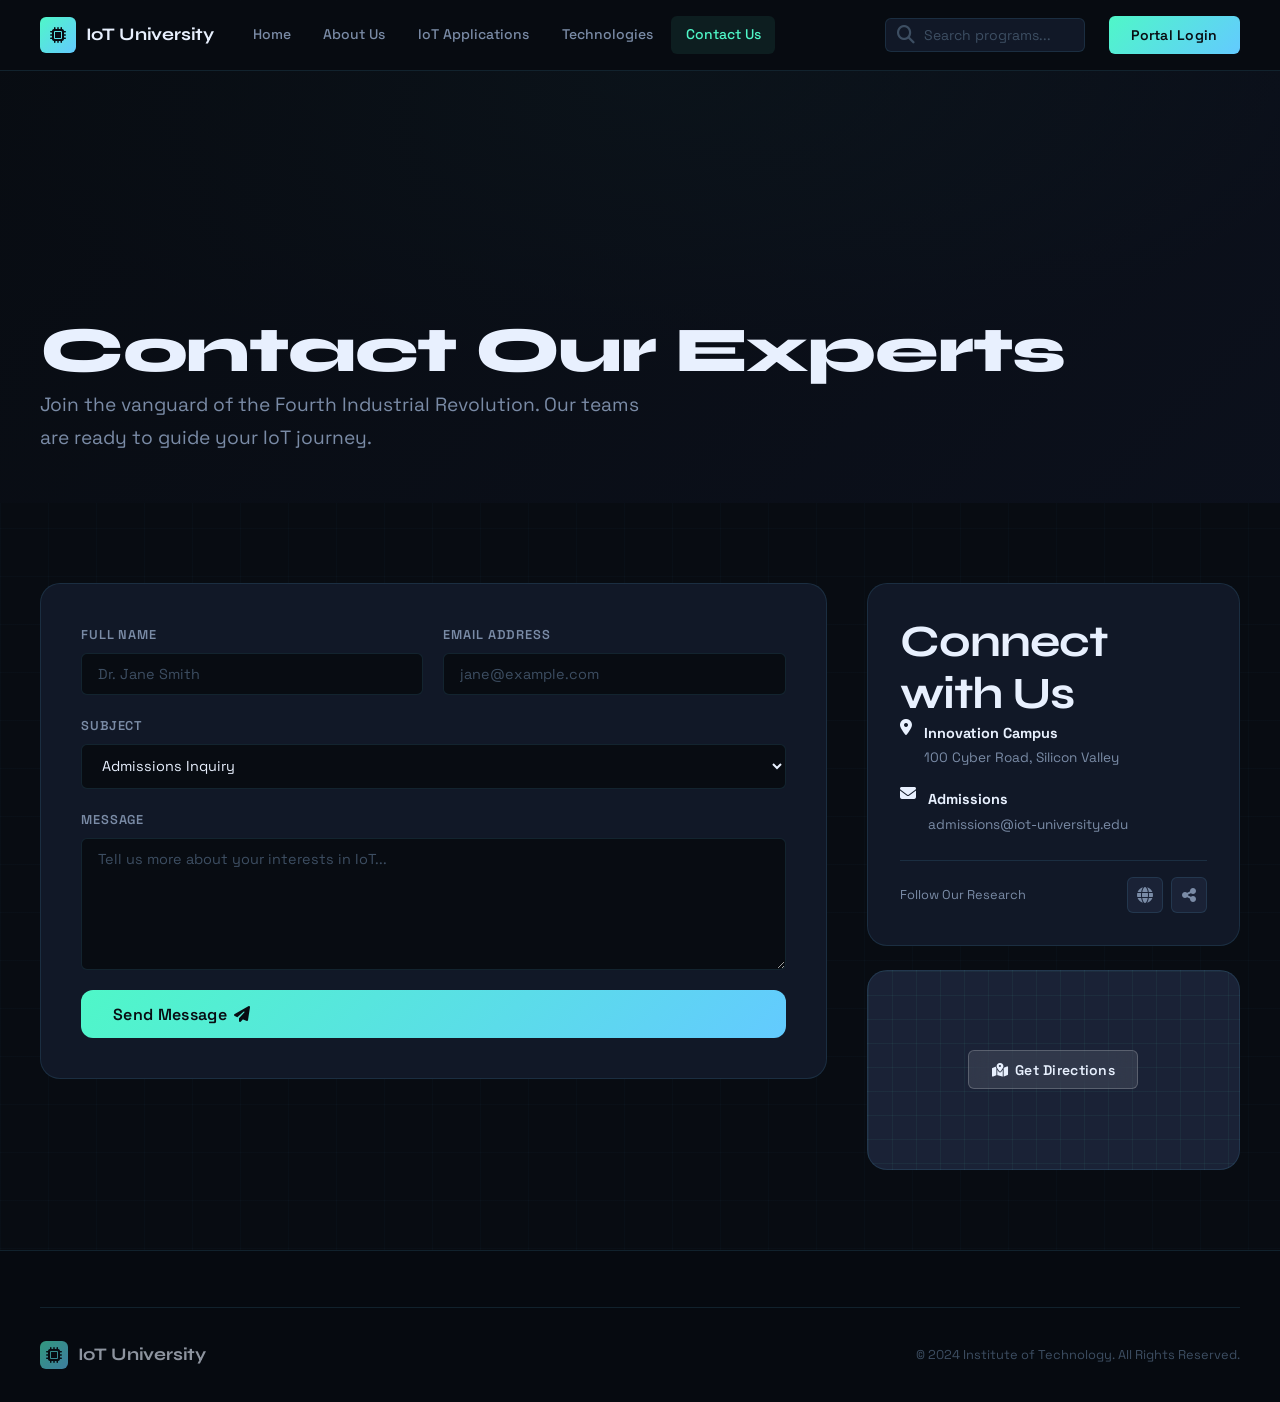
<file: contact.html>
<!DOCTYPE html>
<html lang="en">
<head>
    <meta charset="utf-8"/>
    <meta content="width=device-width, initial-scale=1.0" name="viewport"/>
    <title>IoT University | Contact Our Experts</title>
    <link href="https://fonts.googleapis.com/css2?family=Space+Grotesk:wght@300;400;500;600;700&display=swap" rel="stylesheet"/>
    <link rel="stylesheet" href="https://cdnjs.cloudflare.com/ajax/libs/font-awesome/6.5.2/css/all.min.css">
    <link rel="stylesheet" href="style.css">
</head>
<body class="fade-in">

    <header class="navbar">
        <div class="container nav-wrapper">
            <div class="nav-left">
                <div class="logo-group">
                    <div class="logo-icon">
                        <i class="fa-solid fa-microchip" aria-hidden="true"></i>
                    </div>
                    <h2 class="logo-text">IoT University</h2>
                </div>
                <nav class="nav-links">
                    <a href="index.html">Home</a>
                    <a href="about.html">About Us</a>
                    <a href="applications.html">IoT Applications</a>
                    <a href="technologies.html">Technologies</a>
                    <a href="contact.html" class="active">Contact Us</a>
                </nav>
            </div>
            <div class="nav-right">
                <div class="search-container">
                    <i class="fa-solid fa-magnifying-glass search-icon" aria-hidden="true"></i>
                    <input class="search-input" placeholder="Search programs..." type="text"/>
                </div>
                <button class="btn btn-primary" onclick="location.href='login.html'">Portal Login</button>
            </div>
        </div>
    </header>

    <main>
        <section class="contact-hero">
            <div class="hero-overlay"></div>
            <div class="container hero-content-bottom slide-up">
                <h1>Contact Our Experts</h1>
                <p class="description-large">Join the vanguard of the Fourth Industrial Revolution. Our teams are ready to guide your IoT journey.</p>
            </div>
        </section>

        <div class="container py-8">
            <div class="grid-3-col">
                <div class="col-span-2">
                    <div class="form-card">
                        <form id="contactForm" class="contact-form">
                            <div class="form-row">
                                <div class="form-group">
                                    <label for="full-name">Full Name</label>
                                    <input id="full-name" type="text" placeholder="Dr. Jane Smith" required>
                                </div>
                                <div class="form-group">
                                    <label for="email-address">Email Address</label>
                                    <input id="email-address" type="email" placeholder="jane@example.com" required>
                                </div>
                            </div>

                            <div class="form-group">
                                <label for="subject">Subject</label>
                                <select id="subject">
                                    <option>Admissions Inquiry</option>
                                    <option>Research Collaboration</option>
                                    <option>Technical Support</option>
                                    <option>General Information</option>
                                </select>
                            </div>

                            <div class="form-group">
                                <label for="message">Message</label>
                                <textarea id="message" placeholder="Tell us more about your interests in IoT..." rows="6" required></textarea>
                            </div>

                            <button type="submit" class="btn btn-primary btn-large">
                                Send Message <i class="fa-solid fa-paper-plane" aria-hidden="true"></i>
                            </button>
                        </form>
                    </div>
                </div>

                <div class="sidebar-info">
                    <div class="info-card-accent">
                        <h2>Connect with Us</h2>
                        <div class="contact-methods">
                            <div class="method-item">
                                <i class="fa-solid fa-location-dot" aria-hidden="true"></i>
                                <div>
                                    <strong>Innovation Campus</strong>
                                    <p>100 Cyber Road, Silicon Valley</p>
                                </div>
                            </div>
                            <div class="method-item">
                                <i class="fa-solid fa-envelope" aria-hidden="true"></i>
                                <div>
                                    <strong>Admissions</strong>
                                    <p>admissions@iot-university.edu</p>
                                </div>
                            </div>
                        </div>

                        <div class="social-links-row">
                            <p>Follow Our Research</p>
                            <div class="social-icons">
                                <a href="#" class="social-btn" aria-label="Visit website"><i class="fa-solid fa-globe" aria-hidden="true"></i></a>
                                <a href="#" class="social-btn" aria-label="Share"><i class="fa-solid fa-share-nodes" aria-hidden="true"></i></a>
                            </div>
                        </div>
                    </div>

                    <div class="map-placeholder">
                        <div class="map-overlay">
                            <button class="btn btn-white" type="button">
                                <i class="fa-solid fa-map-location-dot" aria-hidden="true"></i>
                                Get Directions
                            </button>
                        </div>
                    </div>
                </div>
            </div>
        </div>
    </main>

    <footer class="footer">
        <div class="container footer-bottom">
            <div class="logo-group opacity-60">
                <div class="logo-icon small">
                    <i class="fa-solid fa-microchip" aria-hidden="true"></i>
                </div>
                <span class="logo-text">IoT University</span>
            </div>
            <p>&copy; 2024 Institute of Technology. All Rights Reserved.</p>
        </div>
    </footer>

</body>
</html>
</file>
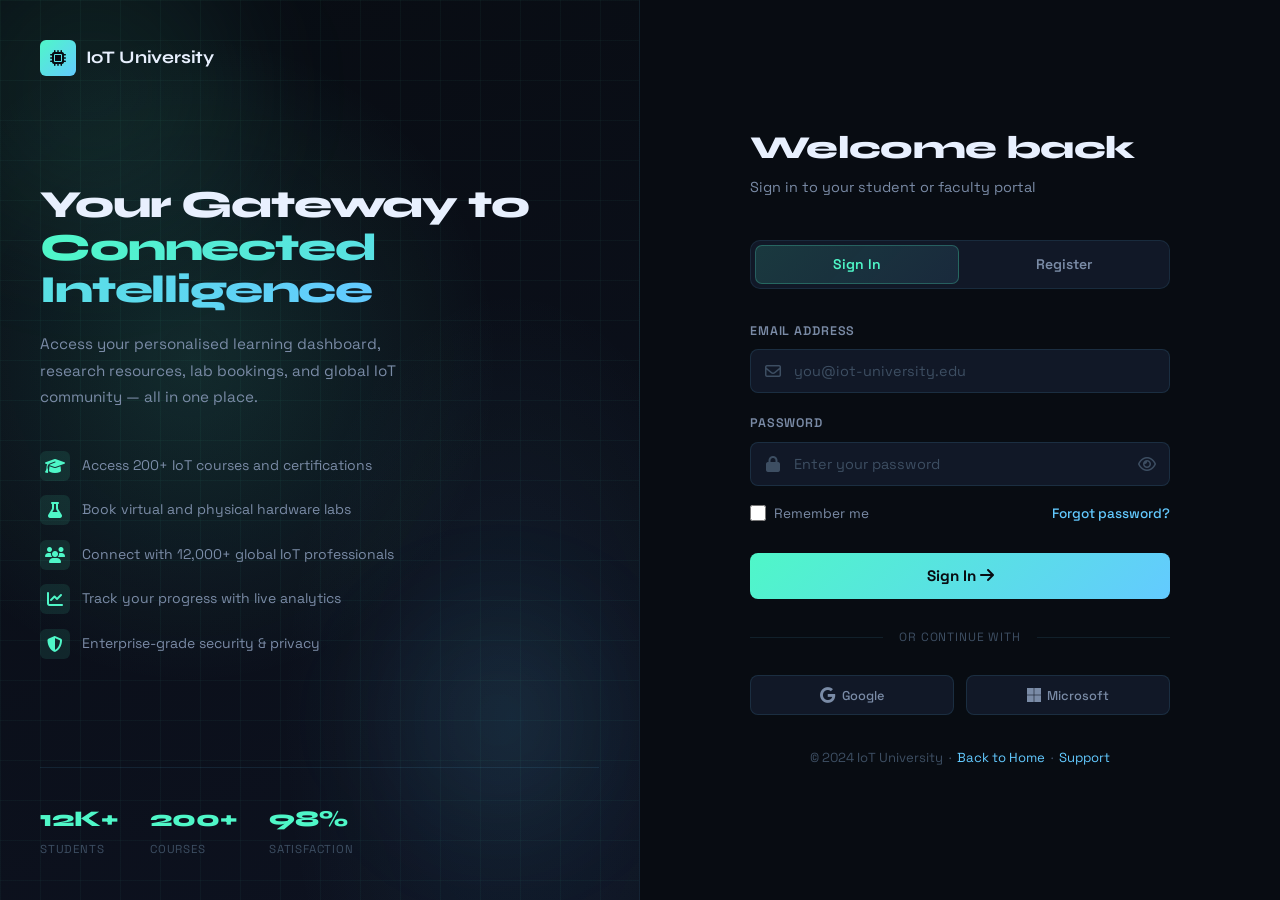
<file: login.html>
<!DOCTYPE html>
<html lang="en">
<head>
    <meta charset="utf-8"/>
    <meta content="width=device-width, initial-scale=1.0" name="viewport"/>
    <title>IoT University | Portal Login</title>

    <link href="https://fonts.googleapis.com/css2?family=Syne:wght@400;600;700;800&family=Space+Grotesk:wght@300;400;500;600;700&display=swap" rel="stylesheet"/>
    <link rel="stylesheet" href="https://cdnjs.cloudflare.com/ajax/libs/font-awesome/6.5.2/css/all.min.css">
    <link rel="stylesheet" href="style.css">

    <style>
        .login-page {
            min-height: 100vh;
            display: grid;
            grid-template-columns: 1fr 1fr;
        }

        .login-panel-left {
            background:
                radial-gradient(ellipse 80% 60% at 30% 40%, rgba(79,247,200,0.12) 0%, transparent 60%),
                radial-gradient(ellipse 60% 80% at 80% 80%, rgba(99,202,255,0.08) 0%, transparent 60%),
                linear-gradient(160deg, #080c12 0%, #0d1220 100%);
            border-right: 1px solid rgba(99,202,255,0.1);
            display: flex;
            flex-direction: column;
            justify-content: space-between;
            padding: 2.5rem;
            position: relative;
            overflow: hidden;
        }

        .login-panel-left::before {
            content: '';
            position: absolute;
            inset: 0;
            background-image:
                linear-gradient(rgba(79,247,200,0.04) 1px, transparent 1px),
                linear-gradient(90deg, rgba(79,247,200,0.04) 1px, transparent 1px);
            background-size: 40px 40px;
            animation: gridPulse 6s ease-in-out infinite;
        }

        @keyframes gridPulse {
            0%, 100% { opacity: 0.5; }
            50% { opacity: 1; }
        }

        .orb {
            position: absolute;
            border-radius: 50%;
            pointer-events: none;
            filter: blur(60px);
        }

        .orb-1 {
            width: 300px;
            height: 300px;
            background: rgba(79,247,200,0.08);
            top: -60px;
            left: -60px;
            animation: orbFloat 8s ease-in-out infinite;
        }

        .orb-2 {
            width: 200px;
            height: 200px;
            background: rgba(99,202,255,0.07);
            bottom: 80px;
            right: 40px;
            animation: orbFloat 10s ease-in-out infinite reverse;
        }

        @keyframes orbFloat {
            0%, 100% { transform: translate(0,0) scale(1); }
            33% { transform: translate(20px,-20px) scale(1.05); }
            66% { transform: translate(-10px,15px) scale(0.97); }
        }

        .panel-logo {
            position: relative;
            z-index: 2;
        }

        .panel-illustration {
            position: relative;
            z-index: 2;
            flex: 1;
            display: flex;
            flex-direction: column;
            justify-content: center;
            padding: 2rem 0;
        }

        .panel-tagline {
            font-family: 'Syne', sans-serif;
            font-size: clamp(1.8rem, 3vw, 3rem);
            font-weight: 800;
            color: #e8f0fe;
            line-height: 1.1;
            letter-spacing: -0.03em;
            margin-bottom: 1.25rem;
        }

        .panel-tagline span {
            background: linear-gradient(90deg, #4ff7c8, #63caff);
            -webkit-background-clip: text;
            -webkit-text-fill-color: transparent;
            background-clip: text;
        }

        .panel-desc {
            color: #7a8ba6;
            font-size: 0.95rem;
            max-width: 380px;
            line-height: 1.75;
            margin-bottom: 2.5rem;
        }

        .panel-features {
            list-style: none;
            padding: 0;
            display: flex;
            flex-direction: column;
            gap: 0.9rem;
        }

        .panel-features li {
            display: flex;
            align-items: center;
            gap: 0.75rem;
            color: #7a8ba6;
            font-size: 0.875rem;
        }

        .panel-features li i {
            color: #4ff7c8;
            font-size: 16px;
            background: rgba(79,247,200,0.1);
            padding: 7px;
            border-radius: 6px;
            flex-shrink: 0;
            width: 30px;
            height: 30px;
            display: inline-flex;
            align-items: center;
            justify-content: center;
        }

        .panel-stats {
            position: relative;
            z-index: 2;
            display: flex;
            gap: 2rem;
            padding-top: 2rem;
            border-top: 1px solid rgba(99,202,255,0.1);
        }

        .panel-stat-item {
            display: flex;
            flex-direction: column;
            gap: 0.15rem;
        }

        .panel-stat-num {
            font-family: 'Syne', sans-serif;
            font-size: 1.4rem;
            font-weight: 800;
            color: #4ff7c8;
        }

        .panel-stat-label {
            font-size: 0.72rem;
            color: #3d4e62;
            text-transform: uppercase;
            letter-spacing: 0.07em;
        }

        .login-panel-right {
            background: #080c12;
            display: flex;
            flex-direction: column;
            align-items: center;
            justify-content: center;
            padding: 3rem 2rem;
            position: relative;
        }

        .login-box {
            width: 100%;
            max-width: 420px;
            animation: formEntrance 0.7s cubic-bezier(0.22,1,0.36,1) both;
            animation-delay: 0.15s;
        }

        @keyframes formEntrance {
            from { opacity: 0; transform: translateY(28px); }
            to { opacity: 1; transform: translateY(0); }
        }

        .login-header {
            margin-bottom: 2.5rem;
        }

        .login-header h1 {
            font-family: 'Syne', sans-serif;
            font-size: 2rem;
            font-weight: 800;
            color: #e8f0fe;
            margin-bottom: 0.5rem;
            letter-spacing: -0.02em;
        }

        .login-header p {
            color: #7a8ba6;
            font-size: 0.9rem;
        }

        .auth-tabs {
            display: flex;
            background: #111827;
            border: 1px solid rgba(99,202,255,0.1);
            border-radius: 10px;
            padding: 4px;
            margin-bottom: 2rem;
            gap: 4px;
        }

        .auth-tab {
            flex: 1;
            padding: 0.6rem;
            text-align: center;
            background: none;
            border: none;
            border-radius: 7px;
            font-family: 'Space Grotesk', sans-serif;
            font-size: 0.875rem;
            font-weight: 600;
            color: #7a8ba6;
            cursor: pointer;
            transition: all 0.25s ease;
        }

        .auth-tab.active {
            background: linear-gradient(135deg, rgba(79,247,200,0.15), rgba(99,202,255,0.1));
            color: #4ff7c8;
            border: 1px solid rgba(79,247,200,0.25);
        }

        .login-form {
            display: flex;
            flex-direction: column;
            gap: 1.25rem;
        }

        .input-group {
            display: flex;
            flex-direction: column;
            gap: 0.45rem;
            position: relative;
        }

        .input-group label {
            font-size: 0.78rem;
            font-weight: 600;
            color: #7a8ba6;
            text-transform: uppercase;
            letter-spacing: 0.07em;
        }

        .input-wrapper {
            position: relative;
            display: flex;
            align-items: center;
        }

        .input-icon {
            position: absolute;
            left: 0.9rem;
            color: #3d4e62;
            font-size: 16px;
            pointer-events: none;
            transition: color 0.25s ease;
            width: 18px;
            text-align: center;
        }

        .input-wrapper input {
            width: 100%;
            background: #111827;
            border: 1px solid rgba(99,202,255,0.12);
            border-radius: 8px;
            padding: 0.75rem 1rem 0.75rem 2.7rem;
            color: #e8f0fe;
            font-family: 'Space Grotesk', sans-serif;
            font-size: 0.9rem;
            outline: none;
            transition: border-color 0.25s ease, box-shadow 0.25s ease;
        }

        .input-wrapper input:focus {
            border-color: #4ff7c8;
            box-shadow: 0 0 0 3px rgba(79,247,200,0.1);
        }

        .input-wrapper:focus-within .input-icon {
            color: #4ff7c8;
        }

        .input-wrapper input::placeholder {
            color: #3d4e62;
        }

        .pw-toggle {
            position: absolute;
            right: 0.9rem;
            background: none;
            border: none;
            color: #3d4e62;
            cursor: pointer;
            padding: 0;
            display: flex;
            align-items: center;
            transition: color 0.2s;
        }

        .pw-toggle:hover {
            color: #4ff7c8;
        }

        .pw-toggle i {
            font-size: 16px;
        }

        .input-wrapper.valid input {
            border-color: rgba(79,247,200,0.5);
        }

        .input-wrapper.invalid input {
            border-color: rgba(255,80,80,0.6);
        }

        .field-error {
            font-size: 0.75rem;
            color: #ff6b6b;
            display: none;
            margin-top: 0.2rem;
        }

        .input-group.has-error .field-error {
            display: block;
        }

        .form-options {
            display: flex;
            align-items: center;
            justify-content: space-between;
            margin-top: -0.25rem;
        }

        .remember-me {
            display: flex;
            align-items: center;
            gap: 0.5rem;
            cursor: pointer;
            font-size: 0.85rem;
            color: #7a8ba6;
        }

        .remember-me input[type="checkbox"] {
            width: 16px;
            height: 16px;
            accent-color: #4ff7c8;
            cursor: pointer;
        }

        .forgot-link {
            font-size: 0.85rem;
            color: #63caff;
            font-weight: 500;
        }

        .forgot-link:hover {
            color: #4ff7c8;
        }

        .login-btn {
            width: 100%;
            padding: 0.85rem;
            background: linear-gradient(135deg, #4ff7c8 0%, #63caff 100%);
            color: #080c12;
            font-family: 'Space Grotesk', sans-serif;
            font-size: 0.95rem;
            font-weight: 700;
            border: none;
            border-radius: 8px;
            cursor: pointer;
            transition: all 0.25s ease;
            display: flex;
            align-items: center;
            justify-content: center;
            gap: 0.5rem;
            margin-top: 0.5rem;
            position: relative;
            overflow: hidden;
        }

        .login-btn:hover {
            transform: translateY(-2px);
            box-shadow: 0 8px 28px rgba(79,247,200,0.35);
        }

        .login-btn:active {
            transform: translateY(0);
        }

        .login-btn::after {
            content: '';
            position: absolute;
            top: 0;
            left: -100%;
            width: 100%;
            height: 100%;
            background: linear-gradient(90deg, transparent, rgba(255,255,255,0.25), transparent);
            transition: left 0.5s ease;
        }

        .login-btn:hover::after {
            left: 100%;
        }

        .btn-spinner {
            display: none;
            width: 18px;
            height: 18px;
            border: 2px solid rgba(8,12,18,0.3);
            border-top-color: #080c12;
            border-radius: 50%;
            animation: spin 0.7s linear infinite;
            flex-shrink: 0;
        }

        .login-btn.loading .btn-text {
            display: none;
        }

        .login-btn.loading .btn-spinner {
            display: inline-block;
        }

        @keyframes spin {
            to { transform: rotate(360deg); }
        }

        .divider {
            display: flex;
            align-items: center;
            gap: 1rem;
            margin: 0.5rem 0;
        }

        .divider::before,
        .divider::after {
            content: '';
            flex: 1;
            height: 1px;
            background: rgba(99,202,255,0.1);
        }

        .divider span {
            font-size: 0.75rem;
            color: #3d4e62;
            text-transform: uppercase;
            letter-spacing: 0.07em;
        }

        .sso-row {
            display: flex;
            gap: 0.75rem;
        }

        .sso-btn {
            flex: 1;
            padding: 0.65rem;
            background: #111827;
            border: 1px solid rgba(99,202,255,0.12);
            border-radius: 8px;
            color: #7a8ba6;
            font-family: 'Space Grotesk', sans-serif;
            font-size: 0.8rem;
            font-weight: 500;
            cursor: pointer;
            display: flex;
            align-items: center;
            justify-content: center;
            gap: 0.4rem;
            transition: all 0.25s ease;
        }

        .sso-btn:hover {
            border-color: rgba(79,247,200,0.3);
            color: #e8f0fe;
        }

        .sso-btn i {
            font-size: 16px;
        }

        .login-footer-text {
            text-align: center;
            margin-top: 2rem;
            font-size: 0.82rem;
            color: #3d4e62;
        }

        .login-footer-text a {
            color: #63caff;
        }

        .login-footer-text a:hover {
            color: #4ff7c8;
        }

        .toast {
            position: fixed;
            bottom: 2rem;
            left: 50%;
            transform: translateX(-50%) translateY(100px);
            background: #0e1a2e;
            border: 1px solid rgba(79,247,200,0.3);
            border-radius: 10px;
            padding: 1rem 1.5rem;
            display: flex;
            align-items: center;
            gap: 0.75rem;
            color: #e8f0fe;
            font-size: 0.875rem;
            font-weight: 500;
            z-index: 1000;
            transition: transform 0.4s cubic-bezier(0.22,1,0.36,1);
            min-width: 280px;
        }

        .toast.show {
            transform: translateX(-50%) translateY(0);
        }

        .toast i {
            color: #4ff7c8;
            font-size: 18px;
        }

        .btn-text i {
            font-size: 16px;
        }

        @media (max-width: 768px) {
            .login-page {
                grid-template-columns: 1fr;
            }

            .login-panel-left {
                display: none;
            }

            .login-panel-right {
                padding: 2rem 1.25rem;
            }
        }
    </style>
</head>
<body>

<div class="login-page">

    <div class="login-panel-left">
        <div class="orb orb-1"></div>
        <div class="orb orb-2"></div>

        <div class="panel-logo">
            <a href="index.html" style="display:inline-flex; align-items:center; gap:0.6rem; text-decoration:none;">
                <div class="logo-icon">
                    <i class="fa-solid fa-microchip" aria-hidden="true"></i>
                </div>
                <span class="logo-text">IoT University</span>
            </a>
        </div>

        <div class="panel-illustration">
            <h2 class="panel-tagline">
                Your Gateway to<br>
                <span>Connected Intelligence</span>
            </h2>
            <p class="panel-desc">
                Access your personalised learning dashboard, research resources, lab bookings, and global IoT community — all in one place.
            </p>

            <ul class="panel-features">
                <li>
                    <i class="fa-solid fa-graduation-cap" aria-hidden="true"></i>
                    Access 200+ IoT courses and certifications
                </li>
                <li>
                    <i class="fa-solid fa-flask" aria-hidden="true"></i>
                    Book virtual and physical hardware labs
                </li>
                <li>
                    <i class="fa-solid fa-users" aria-hidden="true"></i>
                    Connect with 12,000+ global IoT professionals
                </li>
                <li>
                    <i class="fa-solid fa-chart-line" aria-hidden="true"></i>
                    Track your progress with live analytics
                </li>
                <li>
                    <i class="fa-solid fa-shield-halved" aria-hidden="true"></i>
                    Enterprise-grade security &amp; privacy
                </li>
            </ul>
        </div>

        <div class="panel-stats">
            <div class="panel-stat-item">
                <span class="panel-stat-num">12K+</span>
                <span class="panel-stat-label">Students</span>
            </div>
            <div class="panel-stat-item">
                <span class="panel-stat-num">200+</span>
                <span class="panel-stat-label">Courses</span>
            </div>
            <div class="panel-stat-item">
                <span class="panel-stat-num">98%</span>
                <span class="panel-stat-label">Satisfaction</span>
            </div>
        </div>
    </div>

    <div class="login-panel-right">
        <div class="login-box">

            <div class="login-header">
                <h1>Welcome back</h1>
                <p>Sign in to your student or faculty portal</p>
            </div>

            <div class="auth-tabs" role="tablist" aria-label="Authentication options">
                <button class="auth-tab active" id="tab-login" role="tab" aria-selected="true" aria-controls="panel-login" type="button" onclick="switchTab('login')">Sign In</button>
                <button class="auth-tab" id="tab-register" role="tab" aria-selected="false" aria-controls="panel-register" type="button" onclick="switchTab('register')">Register</button>
            </div>

            <div id="panel-login" role="tabpanel" aria-labelledby="tab-login">
                <form class="login-form" id="loginForm" novalidate>

                    <div class="input-group" id="group-email">
                        <label for="login-email">Email Address</label>
                        <div class="input-wrapper" id="wrapper-email">
                            <i class="fa-regular fa-envelope input-icon" aria-hidden="true"></i>
                            <input
                                type="email"
                                id="login-email"
                                name="email"
                                placeholder="you@iot-university.edu"
                                autocomplete="email"
                                required
                                aria-describedby="email-error"
                            >
                        </div>
                        <span class="field-error" id="email-error" role="alert">Please enter a valid email address.</span>
                    </div>

                    <div class="input-group" id="group-password">
                        <label for="login-password">Password</label>
                        <div class="input-wrapper" id="wrapper-password">
                            <i class="fa-solid fa-lock input-icon" aria-hidden="true"></i>
                            <input
                                type="password"
                                id="login-password"
                                name="password"
                                placeholder="Enter your password"
                                autocomplete="current-password"
                                required
                                aria-describedby="password-error"
                            >
                            <button type="button" class="pw-toggle" onclick="togglePassword('login-password', this)" aria-label="Toggle password visibility">
                                <i class="fa-regular fa-eye" aria-hidden="true"></i>
                            </button>
                        </div>
                        <span class="field-error" id="password-error" role="alert">Password must be at least 8 characters.</span>
                    </div>

                    <div class="form-options">
                        <label class="remember-me">
                            <input type="checkbox" id="remember-me" name="remember">
                            Remember me
                        </label>
                        <a href="#" class="forgot-link">Forgot password?</a>
                    </div>

                    <button type="submit" class="login-btn" id="loginBtn">
                        <span class="btn-text">
                            Sign In <i class="fa-solid fa-arrow-right" aria-hidden="true"></i>
                        </span>
                        <span class="btn-spinner" aria-hidden="true"></span>
                    </button>

                    <div class="divider"><span>or continue with</span></div>

                    <div class="sso-row">
                        <button type="button" class="sso-btn">
                            <i class="fa-brands fa-google" aria-hidden="true"></i> Google
                        </button>
                        <button type="button" class="sso-btn">
                            <i class="fa-brands fa-microsoft" aria-hidden="true"></i> Microsoft
                        </button>
                    </div>
                </form>
            </div>

            <div id="panel-register" role="tabpanel" aria-labelledby="tab-register" style="display:none;">
                <form class="login-form" id="registerForm" novalidate>

                    <div class="input-group" id="group-reg-name">
                        <label for="reg-name">Full Name</label>
                        <div class="input-wrapper" id="wrapper-reg-name">
                            <i class="fa-regular fa-user input-icon" aria-hidden="true"></i>
                            <input type="text" id="reg-name" name="name" placeholder="Dr. Jane Smith" autocomplete="name" required>
                        </div>
                        <span class="field-error" id="reg-name-error" role="alert">Full name is required.</span>
                    </div>

                    <div class="input-group" id="group-reg-email">
                        <label for="reg-email">Email Address</label>
                        <div class="input-wrapper" id="wrapper-reg-email">
                            <i class="fa-regular fa-envelope input-icon" aria-hidden="true"></i>
                            <input type="email" id="reg-email" name="email" placeholder="you@iot-university.edu" required>
                        </div>
                        <span class="field-error" id="reg-email-error" role="alert">Please enter a valid email address.</span>
                    </div>

                    <div class="input-group">
                        <label for="reg-role">Account Type</label>
                        <div class="input-wrapper">
                            <i class="fa-regular fa-id-badge input-icon" aria-hidden="true"></i>
                            <input
                                type="text"
                                id="reg-role"
                                name="role"
                                placeholder="Student / Faculty / Researcher"
                                list="role-options"
                            >
                            <datalist id="role-options">
                                <option value="Student">
                                <option value="Faculty">
                                <option value="Researcher">
                                <option value="Industry Partner">
                            </datalist>
                        </div>
                    </div>

                    <div class="input-group" id="group-reg-password">
                        <label for="reg-password">Create Password</label>
                        <div class="input-wrapper" id="wrapper-reg-password">
                            <i class="fa-solid fa-lock input-icon" aria-hidden="true"></i>
                            <input type="password" id="reg-password" name="password" placeholder="Min. 8 characters" required>
                            <button type="button" class="pw-toggle" onclick="togglePassword('reg-password', this)" aria-label="Toggle password visibility">
                                <i class="fa-regular fa-eye" aria-hidden="true"></i>
                            </button>
                        </div>

                        <div id="strength-bar" style="display:none; margin-top:6px;">
                            <div style="height:4px; background:#1a2236; border-radius:4px; overflow:hidden;">
                                <div id="strength-fill" style="height:100%; width:0%; border-radius:4px; transition:all 0.3s ease;"></div>
                            </div>
                            <span id="strength-label" style="font-size:0.72rem; color:#7a8ba6; margin-top:4px; display:block;"></span>
                        </div>
                        <span class="field-error" id="reg-password-error" role="alert">Password must be at least 8 characters.</span>
                    </div>

                    <label class="remember-me" style="align-items:flex-start; gap:0.6rem;">
                        <input type="checkbox" id="terms" name="terms" required style="margin-top:3px;">
                        <span>I agree to the <a href="#" style="color:#63caff;">Terms of Service</a> and <a href="#" style="color:#63caff;">Privacy Policy</a></span>
                    </label>

                    <button type="submit" class="login-btn" id="registerBtn">
                        <span class="btn-text">
                            Create Account <i class="fa-solid fa-arrow-right" aria-hidden="true"></i>
                        </span>
                        <span class="btn-spinner" aria-hidden="true"></span>
                    </button>
                </form>
            </div>

            <p class="login-footer-text">
                &copy; 2024 IoT University &nbsp;·&nbsp;
                <a href="index.html">Back to Home</a> &nbsp;·&nbsp;
                <a href="contact.html">Support</a>
            </p>
        </div>
    </div>
</div>

<div class="toast" id="toast" role="status" aria-live="polite">
    <i class="fa-solid fa-circle-check" aria-hidden="true"></i>
    <span id="toast-msg">Signed in successfully! Redirecting…</span>
</div>

<script>
    function switchTab(tab) {
        const loginPanel = document.getElementById('panel-login');
        const registerPanel = document.getElementById('panel-register');
        const loginTab = document.getElementById('tab-login');
        const registerTab = document.getElementById('tab-register');

        if (tab === 'login') {
            loginPanel.style.display = 'block';
            registerPanel.style.display = 'none';
            loginTab.classList.add('active');
            registerTab.classList.remove('active');
            loginTab.setAttribute('aria-selected', 'true');
            registerTab.setAttribute('aria-selected', 'false');
        } else {
            loginPanel.style.display = 'none';
            registerPanel.style.display = 'block';
            registerTab.classList.add('active');
            loginTab.classList.remove('active');
            registerTab.setAttribute('aria-selected', 'true');
            loginTab.setAttribute('aria-selected', 'false');
        }
    }

    function togglePassword(inputId, btn) {
        const input = document.getElementById(inputId);
        const icon = btn.querySelector('i');
        if (input.type === 'password') {
            input.type = 'text';
            icon.className = 'fa-regular fa-eye-slash';
        } else {
            input.type = 'password';
            icon.className = 'fa-regular fa-eye';
        }
    }

    document.getElementById('reg-password').addEventListener('input', function () {
        const val = this.value;
        const bar = document.getElementById('strength-bar');
        const fill = document.getElementById('strength-fill');
        const label = document.getElementById('strength-label');

        if (val.length === 0) {
            bar.style.display = 'none';
            return;
        }

        bar.style.display = 'block';

        let score = 0;
        if (val.length >= 8) score++;
        if (/[A-Z]/.test(val)) score++;
        if (/[0-9]/.test(val)) score++;
        if (/[^A-Za-z0-9]/.test(val)) score++;

        const levels = [
            { width: '25%', color: '#ff6b6b', text: 'Weak' },
            { width: '50%', color: '#f7c94f', text: 'Fair' },
            { width: '75%', color: '#63caff', text: 'Good' },
            { width: '100%', color: '#4ff7c8', text: 'Strong' }
        ];

        const lvl = levels[score - 1] || levels[0];
        fill.style.width = lvl.width;
        fill.style.background = lvl.color;
        label.textContent = lvl.text;
        label.style.color = lvl.color;
    });

    function showToast(msg) {
        const t = document.getElementById('toast');
        document.getElementById('toast-msg').textContent = msg;
        t.classList.add('show');
        setTimeout(() => t.classList.remove('show'), 3500);
    }

    function validateField(wrapperId, groupId, errorId, isValid) {
        const wrapper = document.getElementById(wrapperId);
        const group = document.getElementById(groupId);
        if (isValid) {
            wrapper?.classList.add('valid');
            wrapper?.classList.remove('invalid');
            group?.classList.remove('has-error');
        } else {
            wrapper?.classList.add('invalid');
            wrapper?.classList.remove('valid');
            group?.classList.add('has-error');
        }
        return isValid;
    }

    document.getElementById('loginForm').addEventListener('submit', function (e) {
        e.preventDefault();

        const email = document.getElementById('login-email');
        const password = document.getElementById('login-password');
        const btn = document.getElementById('loginBtn');

        const emailOk = validateField('wrapper-email', 'group-email', 'email-error',
            /^[^\s@]+@[^\s@]+\.[^\s@]+$/.test(email.value));

        const pwOk = validateField('wrapper-password', 'group-password', 'password-error',
            password.value.length >= 8);

        if (!emailOk || !pwOk) return;

        btn.classList.add('loading');
        setTimeout(() => {
            btn.classList.remove('loading');
            showToast('Signed in successfully! Redirecting to your dashboard…');
            setTimeout(() => { window.location.href = 'index.html'; }, 2000);
        }, 1800);
    });

    document.getElementById('registerForm').addEventListener('submit', function (e) {
        e.preventDefault();

        const name = document.getElementById('reg-name');
        const email = document.getElementById('reg-email');
        const password = document.getElementById('reg-password');
        const terms = document.getElementById('terms');
        const btn = document.getElementById('registerBtn');

        const nameOk = validateField('wrapper-reg-name', 'group-reg-name', 'reg-name-error',
            name.value.trim().length > 1);

        const emailOk = validateField('wrapper-reg-email', 'group-reg-email', 'reg-email-error',
            /^[^\s@]+@[^\s@]+\.[^\s@]+$/.test(email.value));

        const pwOk = validateField('wrapper-reg-password', 'group-reg-password', 'reg-password-error',
            password.value.length >= 8);

        if (!nameOk || !emailOk || !pwOk || !terms.checked) {
            if (!terms.checked) showToast('Please accept the Terms of Service to continue.');
            return;
        }

        btn.classList.add('loading');
        setTimeout(() => {
            btn.classList.remove('loading');
            showToast('Account created! Welcome to IoT University.');
            setTimeout(() => switchTab('login'), 2000);
        }, 1800);
    });

    document.getElementById('login-email').addEventListener('blur', function () {
        validateField('wrapper-email', 'group-email', 'email-error',
            /^[^\s@]+@[^\s@]+\.[^\s@]+$/.test(this.value) || this.value === '');
    });

    document.getElementById('login-password').addEventListener('blur', function () {
        validateField('wrapper-password', 'group-password', 'password-error',
            this.value.length >= 8 || this.value === '');
    });
</script>

</body>
</html>
</file>
<file: style.css>
/* ============================================================
   IoT UNIVERSITY — MASTER STYLESHEET
   Aesthetic: Dark-Tech / Deep Space / Neon Precision
   Font: Syne (display) + Space Grotesk (body)
   ============================================================ */

/* ── Google Font Import ──────────────────────────────────── */
@import url('https://fonts.googleapis.com/css2?family=Syne:wght@400;600;700;800&family=Space+Grotesk:wght@300;400;500;600;700&display=swap');

/* ── Material Symbols Fix ─────────────────────────────── */
.material-symbols-outlined {
  font-family: 'Material Symbols Outlined' !important;
  font-weight: normal;
  font-style: normal;
  font-size: 24px;
  line-height: 1;
  letter-spacing: normal;
  text-transform: none;
  display: inline-block;
  white-space: nowrap;
  word-wrap: normal;
  direction: ltr;
  -webkit-font-smoothing: antialiased;
  text-rendering: optimizeLegibility;
  font-feature-settings: 'liga';
  -webkit-font-feature-settings: 'liga';
  -webkit-font-smoothing: antialiased;
  font-variation-settings:
    'FILL' 0,
    'wght' 400,
    'GRAD' 0,
    'opsz' 24;
}
/* ── CSS Variables ───────────────────────────────────────── */
:root {
  --bg:          #080c12;
  --bg-alt:      #0d1220;
  --surface:     #111827;
  --surface-2:   #1a2236;
  --border:      rgba(99,202,255,0.12);
  --border-hover:rgba(99,202,255,0.32);

  --accent:      #4ff7c8;       /* teal-green neon */
  --accent-2:    #63caff;       /* electric blue   */
  --accent-warn: #f7c94f;       /* amber highlight */

  --text:        #e8f0fe;
  --text-muted:  #7a8ba6;
  --text-dim:    #3d4e62;

  --font-display: 'Syne', sans-serif;
  --font-body:    'Space Grotesk', sans-serif;

  --radius-sm: 6px;
  --radius-md: 12px;
  --radius-lg: 20px;

  --shadow-glow:  0 0 28px rgba(79,247,200,0.15);
  --shadow-card:  0 4px 32px rgba(0,0,0,0.55);
  --shadow-float: 0 12px 48px rgba(0,0,0,0.7);

  --transition: 0.25s cubic-bezier(0.4,0,0.2,1);
  --transition-slow: 0.5s cubic-bezier(0.4,0,0.2,1);
}

/* ── Reset & Base ────────────────────────────────────────── */
*, *::before, *::after { box-sizing: border-box; margin: 0; padding: 0; }

html { scroll-behavior: smooth; }

body {
  background: var(--bg);
  color: var(--text);
  font-family: var(--font-body);
  font-size: 16px;
  line-height: 1.7;
  -webkit-font-smoothing: antialiased;
  overflow-x: hidden;
}

/* Subtle grid-line background texture */
body::before {
  content: '';
  position: fixed;
  inset: 0;
  background-image:
    linear-gradient(rgba(99,202,255,0.025) 1px, transparent 1px),
    linear-gradient(90deg, rgba(99,202,255,0.025) 1px, transparent 1px);
  background-size: 48px 48px;
  pointer-events: none;
  z-index: 0;
}

main { position: relative; z-index: 1; }

a { color: var(--accent-2); text-decoration: none; transition: color var(--transition); }
a:hover { color: var(--accent); }

img { max-width: 100%; display: block; border-radius: var(--radius-md); }

h1, h2, h3, h4 {
  font-family: var(--font-display);
  line-height: 1.15;
  letter-spacing: -0.02em;
}

h1 { font-size: clamp(2.2rem, 5vw, 4rem); font-weight: 800; }
h2 { font-size: clamp(1.6rem, 3.5vw, 2.8rem); font-weight: 700; }
h3 { font-size: 1.3rem; font-weight: 600; }
h4 { font-size: 1rem; font-weight: 600; }

p { color: var(--text-muted); }

ul, ol { padding-left: 1.25rem; }

/* ── Page Transitions ────────────────────────────────────── */
.fade-in {
  animation: fadeIn 0.6s ease both;
}
@keyframes fadeIn {
  from { opacity: 0; transform: translateY(8px); }
  to   { opacity: 1; transform: translateY(0); }
}

.slide-up {
  animation: slideUp 0.7s cubic-bezier(0.22,1,0.36,1) both;
}
@keyframes slideUp {
  from { opacity: 0; transform: translateY(32px); }
  to   { opacity: 1; transform: translateY(0); }
}

.reveal {
  opacity: 0;
  transform: translateY(24px);
  transition: opacity 0.65s ease, transform 0.65s ease;
}
.reveal.visible {
  opacity: 1;
  transform: translateY(0);
}

/* ── Layout Helpers ──────────────────────────────────────── */
.container {
  width: min(1200px, 100% - 2rem);
  margin-inline: auto;
}

.py-8  { padding-block: 5rem; }

.section       { padding-block: 5rem; }
.section-header { text-align: center; margin-bottom: 3.5rem; }
.section-header p { margin-top: 0.75rem; max-width: 540px; margin-inline: auto; }

.grid-2   { display: grid; grid-template-columns: repeat(2,1fr); gap: 2.5rem; align-items: center; }
.grid-3   { display: grid; grid-template-columns: repeat(3,1fr); gap: 2rem; }
.grid-4   { display: grid; grid-template-columns: repeat(4,1fr); gap: 1.5rem; }
.grid-3-col { display: grid; grid-template-columns: repeat(3,1fr); gap: 2.5rem; align-items: start; }
.col-span-2 { grid-column: span 2; }
.sub-grid { display: grid; grid-template-columns: 1fr 1fr; gap: 1rem; margin-top: 1.5rem; }

.text-center     { text-align: center; }
.text-center-max { max-width: 720px; margin-inline: auto; text-align: center; }

/* ── Typography Utilities ────────────────────────────────── */
.text-white   { color: var(--text) !important; }
.text-muted   { color: var(--text-muted) !important; }
.text-accent  { color: var(--accent); }
.text-primary { color: var(--accent-2); }
.opacity-60   { opacity: 0.6; }

.description-large {
  font-size: clamp(1rem, 2vw, 1.2rem);
  color: var(--text-muted);
  max-width: 620px;
  line-height: 1.75;
}

.section-title {
  font-family: var(--font-display);
  font-size: clamp(1.5rem, 3vw, 2.4rem);
  font-weight: 700;
  margin-bottom: 1rem;
  color: var(--text);
}

.underline {
  background: linear-gradient(90deg, var(--accent), var(--accent-2));
  -webkit-background-clip: text;
  -webkit-text-fill-color: transparent;
  background-clip: text;
}

.badge {
  display: inline-block;
  padding: 0.3rem 0.85rem;
  background: rgba(79,247,200,0.1);
  border: 1px solid rgba(79,247,200,0.3);
  color: var(--accent);
  border-radius: 999px;
  font-size: 0.7rem;
  font-weight: 600;
  letter-spacing: 0.1em;
  text-transform: uppercase;
  margin-bottom: 1rem;
}

/* ── Buttons ─────────────────────────────────────────────── */
.btn {
  display: inline-flex;
  align-items: center;
  gap: 0.45rem;
  padding: 0.6rem 1.4rem;
  border-radius: var(--radius-sm);
  font-family: var(--font-body);
  font-size: 0.875rem;
  font-weight: 600;
  cursor: pointer;
  border: none;
  transition: all var(--transition);
  letter-spacing: 0.02em;
}

.btn-primary {
  background: linear-gradient(135deg, var(--accent) 0%, var(--accent-2) 100%);
  color: var(--bg);
}
.btn-primary:hover {
  box-shadow: 0 0 24px rgba(79,247,200,0.4);
  transform: translateY(-1px);
}

.btn-outline {
  background: transparent;
  border: 1px solid var(--border-hover);
  color: var(--text);
}
.btn-outline:hover {
  border-color: var(--accent);
  color: var(--accent);
  box-shadow: 0 0 16px rgba(79,247,200,0.15);
}

.btn-white {
  background: rgba(255,255,255,0.1);
  backdrop-filter: blur(12px);
  color: var(--text);
  border: 1px solid rgba(255,255,255,0.2);
}
.btn-white:hover {
  background: rgba(255,255,255,0.18);
}

.btn-large { padding: 0.85rem 2rem; font-size: 1rem; border-radius: var(--radius-md); }

.btn-icon {
  display: inline-flex;
  align-items: center;
  justify-content: center;
  width: 38px; height: 38px;
  background: var(--accent);
  color: var(--bg);
  border: none;
  border-radius: var(--radius-sm);
  cursor: pointer;
  transition: all var(--transition);
  flex-shrink: 0;
}
.btn-icon:hover { background: var(--accent-2); box-shadow: var(--shadow-glow); }
.btn-icon .material-symbols-outlined { font-size: 20px; }

/* ── Navbar ──────────────────────────────────────────────── */
.navbar {
  position: sticky;
  top: 0;
  z-index: 100;
  background: rgba(8,12,18,0.85);
  backdrop-filter: blur(20px);
  -webkit-backdrop-filter: blur(20px);
  border-bottom: 1px solid var(--border);
}

.nav-wrapper {
  display: flex;
  align-items: center;
  justify-content: space-between;
  height: 70px;
  gap: 1.5rem;
}

.nav-left, .nav-right {
  display: flex;
  align-items: center;
  gap: 1.5rem;
}

.logo-group {
  display: flex;
  align-items: center;
  gap: 0.6rem;
  flex-shrink: 0;
}

.logo-icon {
  width: 36px; height: 36px;
  background: linear-gradient(135deg, var(--accent), var(--accent-2));
  border-radius: var(--radius-sm);
  display: flex;
  align-items: center;
  justify-content: center;
  color: var(--bg);
}
.logo-icon .material-symbols-outlined { font-size: 20px; }
.logo-icon.small { width: 28px; height: 28px; }
.logo-icon-small { color: var(--accent); font-size: 18px; }

.logo-text {
  font-family: var(--font-display);
  font-size: 1.1rem;
  font-weight: 700;
  color: var(--text);
  letter-spacing: -0.01em;
}

.nav-links {
  display: flex;
  gap: 0.25rem;
}

.nav-links a {
  padding: 0.45rem 0.9rem;
  border-radius: var(--radius-sm);
  font-size: 0.875rem;
  font-weight: 500;
  color: var(--text-muted);
  transition: all var(--transition);
}
.nav-links a:hover { color: var(--text); background: var(--surface); }
.nav-links a.active {
  color: var(--accent);
  background: rgba(79,247,200,0.08);
}

.nav-actions { display: flex; align-items: center; gap: 1rem; }

/* Search */
.search-container {
  position: relative;
  display: flex;
  align-items: center;
}
.search-icon {
  position: absolute;
  left: 0.75rem;
  color: var(--text-dim);
  font-size: 18px;
  pointer-events: none;
}
.search-input {
  background: var(--surface);
  border: 1px solid var(--border);
  border-radius: var(--radius-sm);
  padding: 0.45rem 1rem 0.45rem 2.4rem;
  color: var(--text);
  font-family: var(--font-body);
  font-size: 0.875rem;
  width: 200px;
  transition: all var(--transition);
  outline: none;
}
.search-input::placeholder { color: var(--text-dim); }
.search-input:focus {
  border-color: var(--accent);
  box-shadow: 0 0 0 3px rgba(79,247,200,0.1);
  width: 240px;
}

/* ── Breadcrumbs ─────────────────────────────────────────── */
.breadcrumbs {
  display: flex;
  align-items: center;
  gap: 0.25rem;
  font-size: 0.8rem;
  color: var(--text-dim);
  margin-bottom: 2.5rem;
}
.breadcrumbs a { color: var(--text-muted); }
.breadcrumbs a:hover { color: var(--accent); }
.breadcrumbs .material-symbols-outlined { font-size: 16px; }
.breadcrumbs .current { color: var(--accent); }

/* ── Hero Sections ───────────────────────────────────────── */
.hero-section {
  position: relative;
  min-height: 85vh;
  display: flex;
  align-items: center;
  overflow: hidden;
  background:
    radial-gradient(ellipse 80% 60% at 60% 50%, rgba(79,247,200,0.07) 0%, transparent 70%),
    radial-gradient(ellipse 50% 80% at 20% 80%, rgba(99,202,255,0.06) 0%, transparent 60%),
    var(--bg);
}

.hero-banner {
  padding-block: 6rem;
  max-width: 700px;
}

.hero-content { display: flex; flex-direction: column; gap: 1.5rem; }
.hero-content p { font-size: 1.1rem; }

.hero-btns { display: flex; gap: 1rem; flex-wrap: wrap; margin-top: 0.5rem; }

/* Animated accent border on the hero */
.hero-section::after {
  content: '';
  position: absolute;
  bottom: 0; left: 0; right: 0;
  height: 1px;
  background: linear-gradient(90deg, transparent 0%, var(--accent) 50%, transparent 100%);
  opacity: 0.4;
}

/* Hero — small (about page) */
.hero-small {
  padding-block: 5rem 3rem;
  background:
    radial-gradient(ellipse 70% 100% at 50% 0%, rgba(99,202,255,0.08), transparent 60%),
    var(--bg);
  border-bottom: 1px solid var(--border);
}

.hero-banner-about {
  max-width: 700px;
  margin: 0 auto;
  text-align: center;
}

/* Hero — contact with overlay */
.contact-hero {
  position: relative;
  min-height: 48vh;
  display: flex;
  align-items: flex-end;
  background:
    linear-gradient(180deg, transparent 40%, var(--bg) 100%),
    radial-gradient(ellipse 80% 100% at 50% 0%, rgba(79,247,200,0.12), transparent 70%),
    var(--bg);
  overflow: hidden;
}

.contact-hero::before {
  content: '';
  position: absolute;
  inset: 0;
  background: url("https://images.unsplash.com/photo-1558618666-fcd25c85cd64?auto=format&fit=crop&w=1600") center/cover no-repeat;
  opacity: 0.07;
}

.hero-overlay {
  position: absolute;
  inset: 0;
  background: linear-gradient(135deg, rgba(8,12,18,0.9), rgba(13,18,32,0.7));
}

.hero-content-bottom {
  position: relative;
  z-index: 2;
  padding-block: 3rem;
}

/* Hero — text only (inner pages) */
.hero-text-only {
  padding-block: 3rem 2rem;
  max-width: 680px;
}
.hero-text-only .description-large { margin-top: 1rem; }

/* ── Cards ───────────────────────────────────────────────── */
.card {
  background: var(--surface);
  border: 1px solid var(--border);
  border-radius: var(--radius-lg);
  padding: 2rem;
  transition: border-color var(--transition), box-shadow var(--transition), transform var(--transition);
}
.card:hover {
  border-color: var(--border-hover);
  box-shadow: var(--shadow-card);
  transform: translateY(-3px);
}

.card-icon {
  width: 48px; height: 48px;
  background: rgba(79,247,200,0.1);
  border-radius: var(--radius-sm);
  display: flex;
  align-items: center;
  justify-content: center;
  color: var(--accent);
  margin-bottom: 1.25rem;
}
.card-icon .material-symbols-outlined { font-size: 26px; }

.card h3 { margin-bottom: 0.5rem; }

.card-link {
  display: inline-flex;
  align-items: center;
  gap: 0.3rem;
  font-size: 0.85rem;
  font-weight: 600;
  color: var(--accent);
  margin-top: 1rem;
}
.card-link .material-symbols-outlined { font-size: 16px; }
.card-link:hover { color: var(--accent-2); }

/* Info cards */
.info-card {
  background: var(--surface);
  border: 1px solid var(--border);
  border-radius: var(--radius-lg);
  padding: 2rem;
  transition: border-color var(--transition), transform var(--transition);
}
.info-card:hover { border-color: var(--border-hover); transform: translateY(-2px); }
.info-card .card-icon { margin-bottom: 1rem; }
.info-card h3 { margin-bottom: 0.5rem; }

/* Info card accent (sidebar contact) */
.info-card-accent {
  background: var(--surface);
  border: 1px solid var(--border);
  border-radius: var(--radius-lg);
  padding: 2rem;
}
.info-card-accent h3 {
  margin-bottom: 1.5rem;
  font-size: 1.2rem;
}

/* Small icon */
.card-icon-small {
  width: 38px; height: 38px;
  background: rgba(79,247,200,0.1);
  border-radius: var(--radius-sm);
  display: flex;
  align-items: center;
  justify-content: center;
  color: var(--accent);
  margin-bottom: 0.75rem;
  flex-shrink: 0;
}
.card-icon-small .material-symbols-outlined { font-size: 20px; }

/* ── Departments (index.html) ────────────────────────────── */
.dept-section { padding-block: 5rem; background: var(--bg-alt); border-block: 1px solid var(--border); }

.intro-section {
  padding-block: 5rem;
}
.intro-text { display: flex; flex-direction: column; gap: 1.25rem; }
.intro-image img { border: 1px solid var(--border); box-shadow: var(--shadow-card); }

.features-grid { display: grid; grid-template-columns: 1fr 1fr; gap: 1rem; margin-top: 0.5rem; }
.feature-item {
  background: var(--surface);
  border: 1px solid var(--border);
  border-radius: var(--radius-md);
  padding: 1.1rem;
}
.feature-item h4 { color: var(--accent); margin-bottom: 0.25rem; }

.link-more {
  display: inline-flex;
  align-items: center;
  gap: 0.4rem;
  color: var(--accent);
  font-weight: 600;
  font-size: 0.9rem;
  margin-top: 0.5rem;
}
.link-more:hover { color: var(--accent-2); }

/* ── Applications Page ───────────────────────────────────── */
.app-grid { display: flex; flex-direction: column; gap: 2px; overflow: hidden; border-radius: var(--radius-lg); margin-block: 2.5rem; }

.app-card {
  display: grid;
  grid-template-columns: 1fr 1fr;
  align-items: stretch;
  background: var(--surface);
  border: 1px solid var(--border);
  border-radius: var(--radius-lg);
  overflow: hidden;
  transition: border-color var(--transition), box-shadow var(--transition);
  margin-bottom: 1.5rem;
}
.app-card:hover { border-color: var(--border-hover); box-shadow: var(--shadow-card); }

.app-card.invert { direction: rtl; }
.app-card.invert > * { direction: ltr; }

.app-image { overflow: hidden; min-height: 300px; }
.app-image img { width: 100%; height: 100%; object-fit: cover; border-radius: 0; transition: transform 0.5s ease; }
.app-card:hover .app-image img { transform: scale(1.03); }

.app-content {
  padding: 2.5rem;
  display: flex;
  flex-direction: column;
  justify-content: center;
  gap: 0.75rem;
}
.app-content h3 { font-size: 1.5rem; }

/* ── Technologies Page ───────────────────────────────────── */
.tech-tabs-wrapper {
  margin-block: 2rem;
  border-bottom: 1px solid var(--border);
}

.tech-tabs {
  display: flex;
  gap: 0.25rem;
  padding-bottom: 0;
}

.tab-btn {
  display: inline-flex;
  align-items: center;
  gap: 0.4rem;
  padding: 0.65rem 1.25rem;
  background: none;
  border: none;
  border-bottom: 2px solid transparent;
  color: var(--text-muted);
  font-family: var(--font-body);
  font-size: 0.875rem;
  font-weight: 500;
  cursor: pointer;
  transition: all var(--transition);
  margin-bottom: -1px;
}
.tab-btn:hover { color: var(--text); }
.tab-btn.active {
  color: var(--accent);
  border-bottom-color: var(--accent);
}
.tab-btn .material-symbols-outlined { font-size: 18px; }

.content-block { display: flex; flex-direction: column; gap: 1rem; }

.image-box { position: relative; }
.image-box img { width: 100%; border: 1px solid var(--border); }
.image-caption {
  position: absolute;
  bottom: 0.75rem;
  left: 0.75rem;
  background: rgba(8,12,18,0.85);
  backdrop-filter: blur(8px);
  color: var(--text-muted);
  font-size: 0.75rem;
  padding: 0.35rem 0.75rem;
  border-radius: var(--radius-sm);
  border: 1px solid var(--border);
}

/* Protocol list */
.protocol-list { display: flex; flex-direction: column; gap: 0.75rem; margin-top: 1.25rem; }
.protocol-item {
  display: flex;
  align-items: center;
  gap: 1rem;
  background: rgba(255,255,255,0.04);
  border: 1px solid rgba(255,255,255,0.06);
  border-radius: var(--radius-md);
  padding: 1rem 1.25rem;
}
.protocol-item .material-symbols-outlined { color: var(--accent-2); font-size: 24px; }
.protocol-info { flex: 1; line-height: 1.3; }
.protocol-info strong { color: var(--text); }
.protocol-info small { color: var(--text-muted); font-size: 0.75rem; }

.status-badge {
  font-size: 0.7rem;
  font-weight: 700;
  padding: 0.2rem 0.65rem;
  border-radius: 999px;
  letter-spacing: 0.06em;
  text-transform: uppercase;
}
.status-badge.green { background: rgba(79,247,200,0.12); color: var(--accent); border: 1px solid rgba(79,247,200,0.3); }
.status-badge.blue  { background: rgba(99,202,255,0.12); color: var(--accent-2); border: 1px solid rgba(99,202,255,0.3); }

/* ── Dark Card (shared) ──────────────────────────────────── */
.dark-card {
  background:
    linear-gradient(135deg, #0e1a2e 0%, #091420 100%);
  border: 1px solid rgba(99,202,255,0.15);
  border-radius: var(--radius-lg);
  padding: 3rem;
  margin-block: 2.5rem;
  position: relative;
  overflow: hidden;
}
.dark-card::before {
  content: '';
  position: absolute;
  top: -60px; right: -60px;
  width: 220px; height: 220px;
  background: radial-gradient(circle, rgba(79,247,200,0.12), transparent 70%);
  pointer-events: none;
}

.case-study-header { margin-bottom: 2rem; }
.case-study-header h2 { margin-block: 0.5rem; }

/* ── Stats ───────────────────────────────────────────────── */
.stats-mini-grid { display: grid; grid-template-columns: 1fr 1fr; gap: 1rem; }

.stat-box {
  background: rgba(255,255,255,0.04);
  border: 1px solid rgba(255,255,255,0.07);
  border-radius: var(--radius-md);
  padding: 1.5rem;
  display: flex;
  flex-direction: column;
  gap: 0.3rem;
}

.stat-number {
  font-family: var(--font-display);
  font-size: 2.2rem;
  font-weight: 800;
  color: var(--accent);
  line-height: 1;
}
.stat-label { color: var(--text-muted); font-size: 0.8rem; font-weight: 500; text-transform: uppercase; letter-spacing: 0.06em; }

/* Dark section (about.html) */
.dark-section {
  background: #060a10;
  border-block: 1px solid var(--border);
}

.stat-item {
  text-align: center;
  padding: 1.5rem 1rem;
  border: 1px solid rgba(255,255,255,0.05);
  border-radius: var(--radius-md);
  background: rgba(255,255,255,0.02);
  transition: border-color var(--transition), transform var(--transition);
}
.stat-item:hover { border-color: rgba(79,247,200,0.2); transform: translateY(-2px); }
.stat-item .material-symbols-outlined { color: var(--accent); font-size: 28px; margin-bottom: 0.75rem; }
.stat-item h4 { color: var(--text); margin-bottom: 0.35rem; }

/* ── Styled List ─────────────────────────────────────────── */
.styled-list {
  list-style: none;
  padding: 0;
  display: flex;
  flex-direction: column;
  gap: 0.5rem;
  margin-top: 0.5rem;
}
.styled-list li {
  display: flex;
  align-items: center;
  gap: 0.6rem;
  color: var(--text-muted);
  font-size: 0.9rem;
}
.styled-list li .material-symbols-outlined {
  color: var(--accent);
  font-size: 18px;
  flex-shrink: 0;
}

/* ── Contact Page ────────────────────────────────────────── */
.form-card {
  background: var(--surface);
  border: 1px solid var(--border);
  border-radius: var(--radius-lg);
  padding: 2.5rem;
}

.contact-form { display: flex; flex-direction: column; gap: 1.25rem; }

.form-row { display: grid; grid-template-columns: 1fr 1fr; gap: 1.25rem; }

.form-group { display: flex; flex-direction: column; gap: 0.45rem; }

.form-group label {
  font-size: 0.8rem;
  font-weight: 600;
  color: var(--text-muted);
  text-transform: uppercase;
  letter-spacing: 0.07em;
}

.form-group input,
.form-group select,
.form-group textarea {
  background: var(--bg);
  border: 1px solid var(--border);
  border-radius: var(--radius-sm);
  padding: 0.7rem 1rem;
  color: var(--text);
  font-family: var(--font-body);
  font-size: 0.9rem;
  outline: none;
  transition: border-color var(--transition), box-shadow var(--transition);
}
.form-group input:focus,
.form-group select:focus,
.form-group textarea:focus {
  border-color: var(--accent);
  box-shadow: 0 0 0 3px rgba(79,247,200,0.1);
}
.form-group input::placeholder,
.form-group textarea::placeholder { color: var(--text-dim); }
.form-group select option { background: var(--surface); }
.form-group textarea { resize: vertical; min-height: 130px; }

/* Sidebar contact info */
.sidebar-info { display: flex; flex-direction: column; gap: 1.5rem; }

.contact-methods { display: flex; flex-direction: column; gap: 1rem; margin-bottom: 1.5rem; }

.method-item {
  display: flex;
  align-items: flex-start;
  gap: 0.75rem;
}
.method-item .material-symbols-outlined { color: var(--accent); margin-top: 2px; }
.method-item strong { color: var(--text); font-size: 0.9rem; }
.method-item p { font-size: 0.85rem; margin: 0; color: var(--text-muted); }

.social-links-row { display: flex; align-items: center; justify-content: space-between; padding-top: 1rem; border-top: 1px solid var(--border); }
.social-links-row p { font-size: 0.8rem; color: var(--text-muted); margin: 0; }

.social-icons { display: flex; gap: 0.5rem; }
.social-btn {
  width: 36px; height: 36px;
  background: var(--surface-2);
  border: 1px solid var(--border);
  border-radius: var(--radius-sm);
  display: flex;
  align-items: center;
  justify-content: center;
  color: var(--text-muted);
  transition: all var(--transition);
}
.social-btn:hover { color: var(--accent); border-color: var(--accent); }
.social-btn .material-symbols-outlined { font-size: 18px; }

.map-placeholder {
  height: 200px;
  background: var(--surface-2);
  border: 1px solid var(--border);
  border-radius: var(--radius-lg);
  overflow: hidden;
  position: relative;
  background-image:
    linear-gradient(rgba(79,247,200,0.05) 1px, transparent 1px),
    linear-gradient(90deg, rgba(79,247,200,0.05) 1px, transparent 1px);
  background-size: 24px 24px;
  display: flex;
  align-items: center;
  justify-content: center;
}
.map-overlay { text-align: center; }

/* ── About Page ──────────────────────────────────────────── */
.bg-alt { background: var(--bg-alt); border-block: 1px solid var(--border); }

.history-text { display: flex; flex-direction: column; gap: 1rem; }
.history-text .section-title { margin-bottom: 0.5rem; }

.history-media .video-placeholder {
  position: relative;
  border-radius: var(--radius-lg);
  overflow: hidden;
  border: 1px solid var(--border);
}
.history-media .video-placeholder img { width: 100%; height: 320px; object-fit: cover; }

.play-btn {
  position: absolute;
  top: 50%; left: 50%;
  transform: translate(-50%,-50%);
  width: 64px; height: 64px;
  background: rgba(79,247,200,0.9);
  color: var(--bg);
  border: none;
  border-radius: 50%;
  display: flex;
  align-items: center;
  justify-content: center;
  cursor: pointer;
  transition: all var(--transition);
}
.play-btn:hover { background: var(--accent-2); transform: translate(-50%,-50%) scale(1.08); }
.play-btn .material-symbols-outlined { font-size: 30px; }

/* ── Footer ──────────────────────────────────────────────── */
.footer {
  background: #060a10;
  border-top: 1px solid var(--border);
  padding-block: 3.5rem 2rem;
  position: relative;
  z-index: 1;
}

.footer-grid {
  display: grid;
  grid-template-columns: 2fr 1fr 1fr 1.5fr;
  gap: 2.5rem;
  margin-bottom: 2.5rem;
}

.footer-brand p { font-size: 0.875rem; color: var(--text-muted); margin-top: 0.75rem; max-width: 220px; }

.footer-links { display: flex; flex-direction: column; gap: 0.6rem; }
.footer-links h4 {
  font-family: var(--font-display);
  font-size: 0.8rem;
  font-weight: 600;
  color: var(--text);
  text-transform: uppercase;
  letter-spacing: 0.08em;
  margin-bottom: 0.5rem;
}
.footer-links a { font-size: 0.875rem; color: var(--text-muted); }
.footer-links a:hover { color: var(--accent); }
.footer-links p { display: flex; align-items: center; gap: 0.4rem; font-size: 0.875rem; }
.footer-links p .material-symbols-outlined { font-size: 16px; color: var(--accent); }

.footer-form {
  display: flex;
  gap: 0.5rem;
  margin-top: 0.5rem;
}
.footer-form input {
  flex: 1;
  background: var(--surface);
  border: 1px solid var(--border);
  border-radius: var(--radius-sm);
  padding: 0.55rem 0.9rem;
  color: var(--text);
  font-family: var(--font-body);
  font-size: 0.85rem;
  outline: none;
  transition: border-color var(--transition);
}
.footer-form input:focus { border-color: var(--accent); }
.footer-form input::placeholder { color: var(--text-dim); }

.footer-bottom {
  display: flex;
  align-items: center;
  justify-content: space-between;
  padding-top: 2rem;
  border-top: 1px solid var(--border);
}
.footer-bottom p { font-size: 0.8rem; color: var(--text-dim); }
.footer-info { display: flex; flex-direction: column; gap: 0.5rem; }
.footer-info p { font-size: 0.875rem; }

/* ── MediScan / technology.html ──────────────────────────── */
header:not(.navbar) {
  background: linear-gradient(135deg, var(--surface) 0%, var(--bg-alt) 100%);
  border-bottom: 1px solid var(--border);
  padding: 2.5rem 2rem;
  text-align: center;
}
header:not(.navbar) h1 {
  font-family: var(--font-display);
  color: var(--accent);
  margin-bottom: 0.5rem;
}
header:not(.navbar) p { color: var(--text-muted); }

nav:not(.nav-links):not(.breadcrumbs) {
  background: var(--surface);
  border-bottom: 1px solid var(--border);
  display: flex;
  flex-wrap: wrap;
  gap: 0.25rem;
  padding: 0.75rem 2rem;
  position: sticky;
  top: 0;
  z-index: 50;
}
nav:not(.nav-links):not(.breadcrumbs) a {
  padding: 0.45rem 1rem;
  border-radius: var(--radius-sm);
  color: var(--text-muted);
  font-size: 0.875rem;
  font-weight: 500;
  transition: all var(--transition);
}
nav:not(.nav-links):not(.breadcrumbs) a:hover { color: var(--accent); background: rgba(79,247,200,0.07); }

.section {
  max-width: 900px;
  margin-inline: auto;
  padding: 3rem 2rem;
}
.section h2 {
  font-family: var(--font-display);
  font-size: clamp(1.3rem, 2.5vw, 1.9rem);
  color: var(--text);
  margin-bottom: 1.25rem;
  padding-bottom: 0.6rem;
  border-bottom: 2px solid var(--accent);
  display: inline-block;
}
.section p { color: var(--text-muted); margin-bottom: 1rem; }

.section ol, .section ul {
  display: flex;
  flex-direction: column;
  gap: 0.6rem;
  color: var(--text-muted);
  padding-left: 1.5rem;
}
.section ol li, .section ul li { transition: color var(--transition); }
.section ol li:hover, .section ul li:hover { color: var(--text); }
.section ol li strong, .section ul li strong { color: var(--accent); }

.section img {
  width: 100%;
  max-width: 700px;
  margin: 1.5rem auto;
  border: 1px solid var(--border);
  border-radius: var(--radius-md);
}

/* Table */
table {
  width: 100%;
  border-collapse: collapse;
  margin-top: 1rem;
  font-size: 0.9rem;
}
th {
  background: var(--surface-2);
  color: var(--accent);
  font-family: var(--font-display);
  font-weight: 600;
  text-align: left;
  padding: 0.9rem 1.2rem;
  border: 1px solid var(--border);
  font-size: 0.8rem;
  text-transform: uppercase;
  letter-spacing: 0.07em;
}
td {
  padding: 0.8rem 1.2rem;
  border: 1px solid var(--border);
  color: var(--text-muted);
  transition: background var(--transition);
}
tr:hover td { background: rgba(79,247,200,0.03); color: var(--text); }

footer:not(.footer) {
  text-align: center;
  padding: 2rem;
  background: var(--surface);
  border-top: 1px solid var(--border);
  color: var(--text-dim);
  font-size: 0.85rem;
  position: relative;
  z-index: 1;
}

/* ── Responsive ──────────────────────────────────────────── */
@media (max-width: 1024px) {
  .grid-4      { grid-template-columns: 1fr 1fr; }
  .footer-grid { grid-template-columns: 1fr 1fr; }
}

@media (max-width: 768px) {
  .grid-2, .grid-3, .grid-3-col { grid-template-columns: 1fr; }
  .col-span-2  { grid-column: span 1; }
  .sub-grid    { grid-template-columns: 1fr; }
  .form-row    { grid-template-columns: 1fr; }
  .features-grid { grid-template-columns: 1fr; }
  .stats-mini-grid { grid-template-columns: 1fr 1fr; }

  .app-card, .app-card.invert {
    grid-template-columns: 1fr;
    direction: ltr;
  }
  .app-image { min-height: 200px; }

  .nav-links   { display: none; }
  .search-container { display: none; }

  .footer-grid { grid-template-columns: 1fr; gap: 2rem; }
  .footer-bottom { flex-direction: column; gap: 0.5rem; text-align: center; }

  .dark-card { padding: 2rem 1.5rem; }
  .form-card { padding: 1.5rem; }

  .tech-tabs { flex-wrap: wrap; }
}

@media (max-width: 480px) {
  h1 { font-size: 2rem; }
  .hero-section { min-height: 70vh; }
  .grid-4 { grid-template-columns: 1fr; }
  .stats-mini-grid { grid-template-columns: 1fr; }
  .hero-btns { flex-direction: column; }
  .btn-large { width: 100%; justify-content: center; }
}

/* ── Scroll-trigger JS helper ────────────────────────────── */
/* Add .visible via IntersectionObserver in script.js */
</file>
